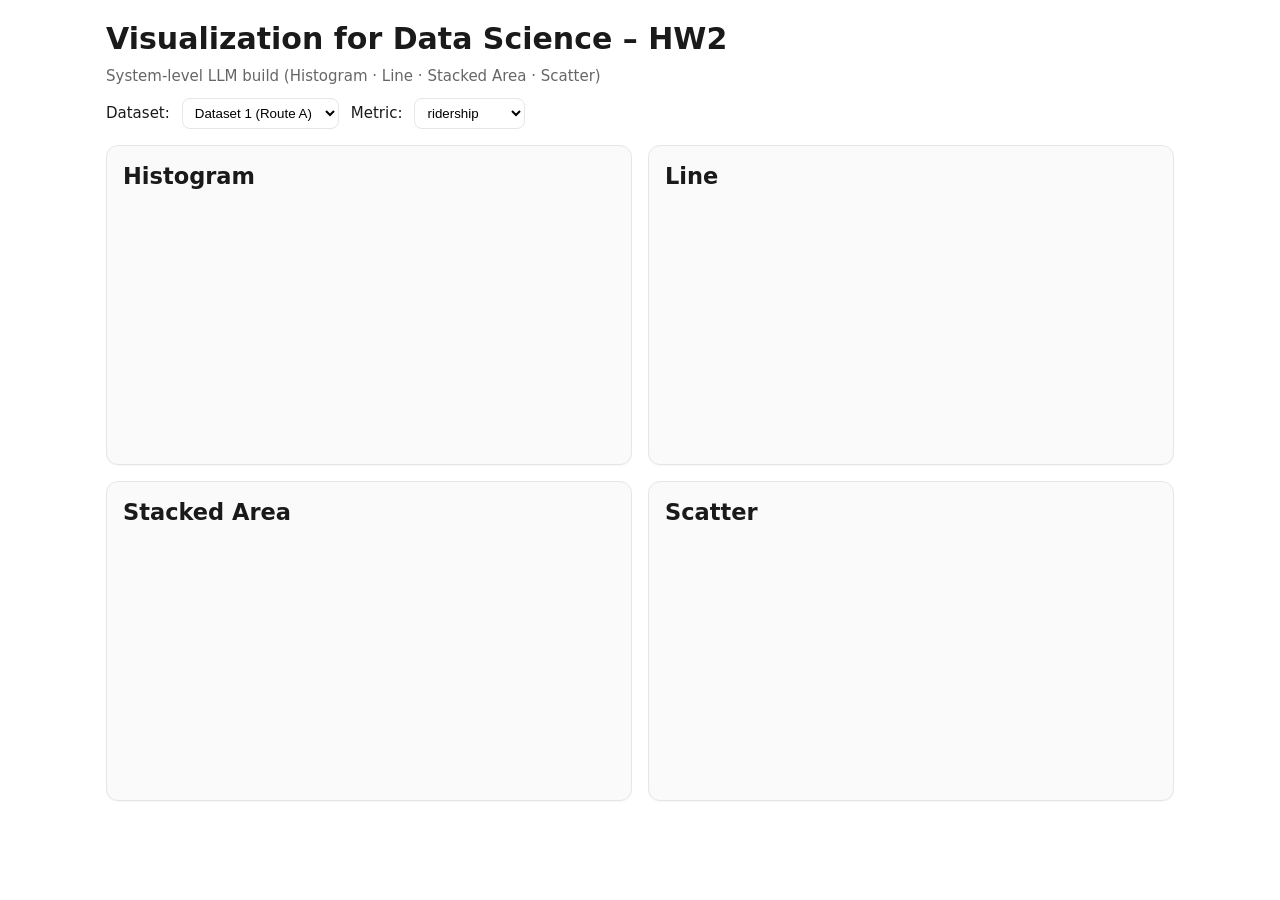
<file: llm_system/index.html>
<!doctype html>
<html lang="en">
<head>
  <meta charset="utf-8">
  <title>HW2 – DS-4630 / CS-5630 / CS-6630 (LLM System Build)</title>
  <meta name="viewport" content="width=device-width, initial-scale=1">
  <link rel="stylesheet" href="style.css">

  <!-- D3 v7 only -->
  <script src="https://d3js.org/d3.v7.min.js" defer></script>
  <script src="script.js" defer></script>
</head>
<body>
  <header class="top">
    <h1>Visualization for Data Science – HW2</h1>
    <p class="subtitle">System-level LLM build (Histogram · Line · Stacked Area · Scatter)</p>
  </header>

  <section class="controls" aria-label="Dataset and metric controls">
    <label for="dataset">Dataset:</label>
    <select id="dataset" name="dataset" aria-label="Choose dataset">
      <option value="route_a.csv" selected>Dataset 1 (Route A)</option>
      <option value="route_b.csv">Dataset 2 (Route B)</option>
      <option value="route_c.csv">Dataset 3 (Route C)</option>
      <option value="route_d.csv">Dataset 4 (Route D)</option>
    </select>

    <label for="metric">Metric:</label>
    <select id="metric" name="metric" aria-label="Choose metric">
      <option value="ridership" selected>ridership</option>
      <option value="on_time_pct">on_time_pct</option>
    </select>
  </section>

  <main class="grid">
    <section class="card">
      <h2>Histogram</h2>
      <div id="histogram"></div>
    </section>

    <section class="card">
      <h2>Line</h2>
      <div id="line"></div>
    </section>

    <section class="card">
      <h2>Stacked Area</h2>
      <div id="stacked"></div>
    </section>

    <section class="card">
      <h2>Scatter</h2>
      <div id="scatter"></div>
    </section>
  </main>
</body>
</html>
</file>
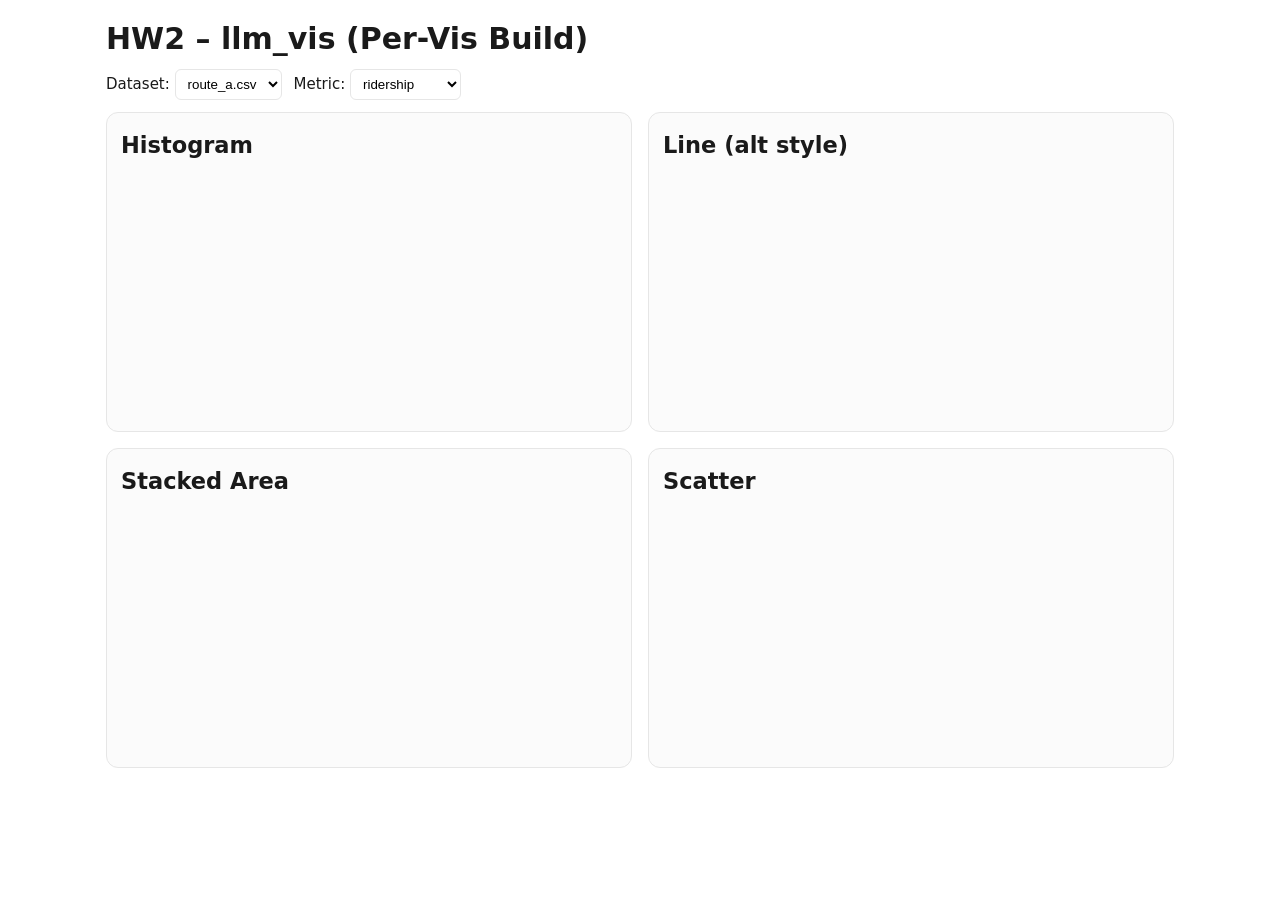
<file: llm_vis/index.html>
<!doctype html>
<html lang="en">
<head>
  <meta charset="utf-8" />
  <title>HW2 – llm_vis (Histogram + Line, alt style)</title>
  <meta name="viewport" content="width=device-width, initial-scale=1" />

  <link rel="stylesheet" href="style.css" />
  <script src="https://d3js.org/d3.v7.min.js" defer></script>
  <script src="script.js?v=alt2" defer></script>
</head>
<body>
  <header class="top">
    <h1>HW2 – llm_vis (Per-Vis Build)</h1>
    <div class="controls">
      <label>Dataset:
        <select id="dataset">
          <option value="route_a.csv" selected>route_a.csv</option>
          <option value="route_b.csv">route_b.csv</option>
          <option value="route_c.csv">route_c.csv</option>
          <option value="route_d.csv">route_d.csv</option>
        </select>
      </label>

      <label>Metric:
        <select id="metric">
          <option value="ridership" selected>ridership</option>
          <option value="on_time_pct">on_time_pct</option>
        </select>
      </label>
    </div>
  </header>

  <main class="grid">
    <section class="chart">
      <h2>Histogram</h2>
      <div id="Histogram-div"></div>
    </section>

    <section class="chart">
      <h2>Line (alt style)</h2>
      <div id="Linechart-div"></div>
    </section>

    <section class="chart">
      <h2>Stacked Area</h2>
      <div id="StackedArea-div"></div>
    </section>

    <section class="chart">
      <h2>Scatter</h2>
      <div id="Scatterplot-div"></div>
    </section>
  </main>
</body>
</html>
</file>
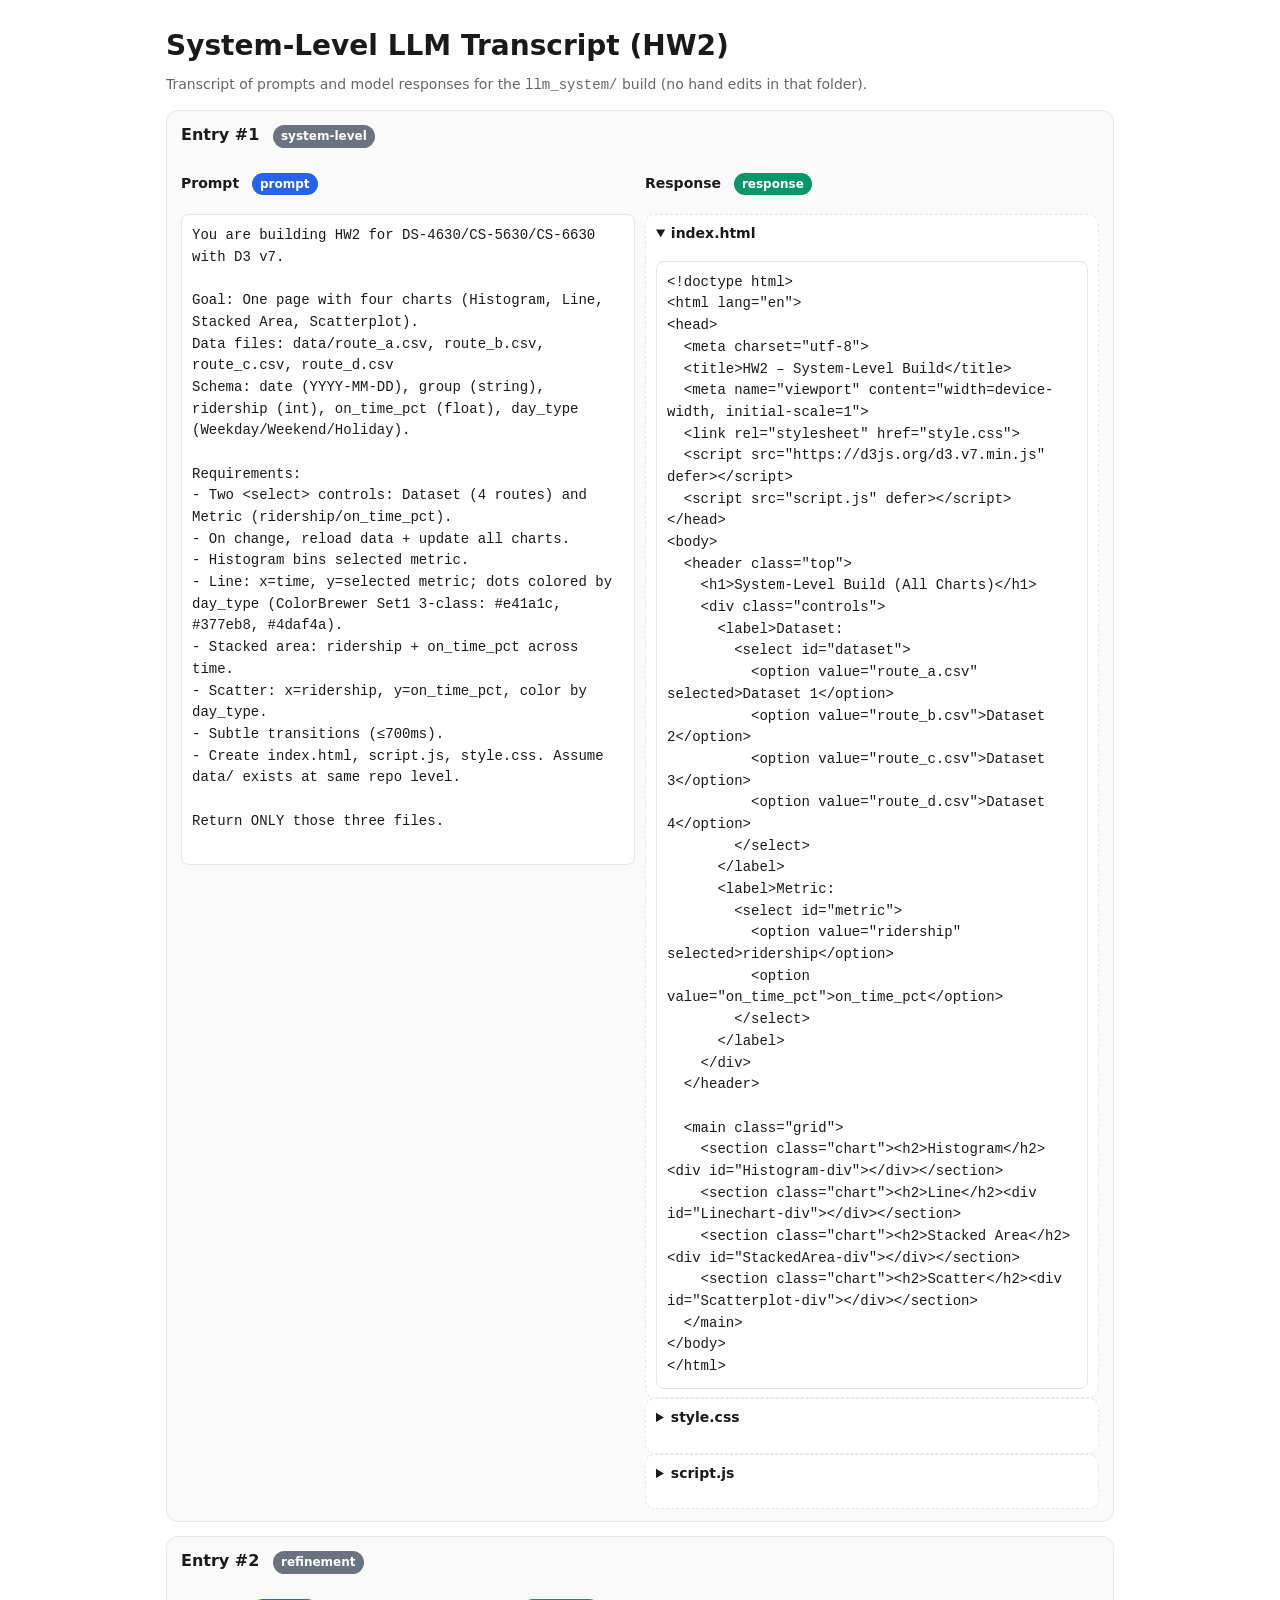
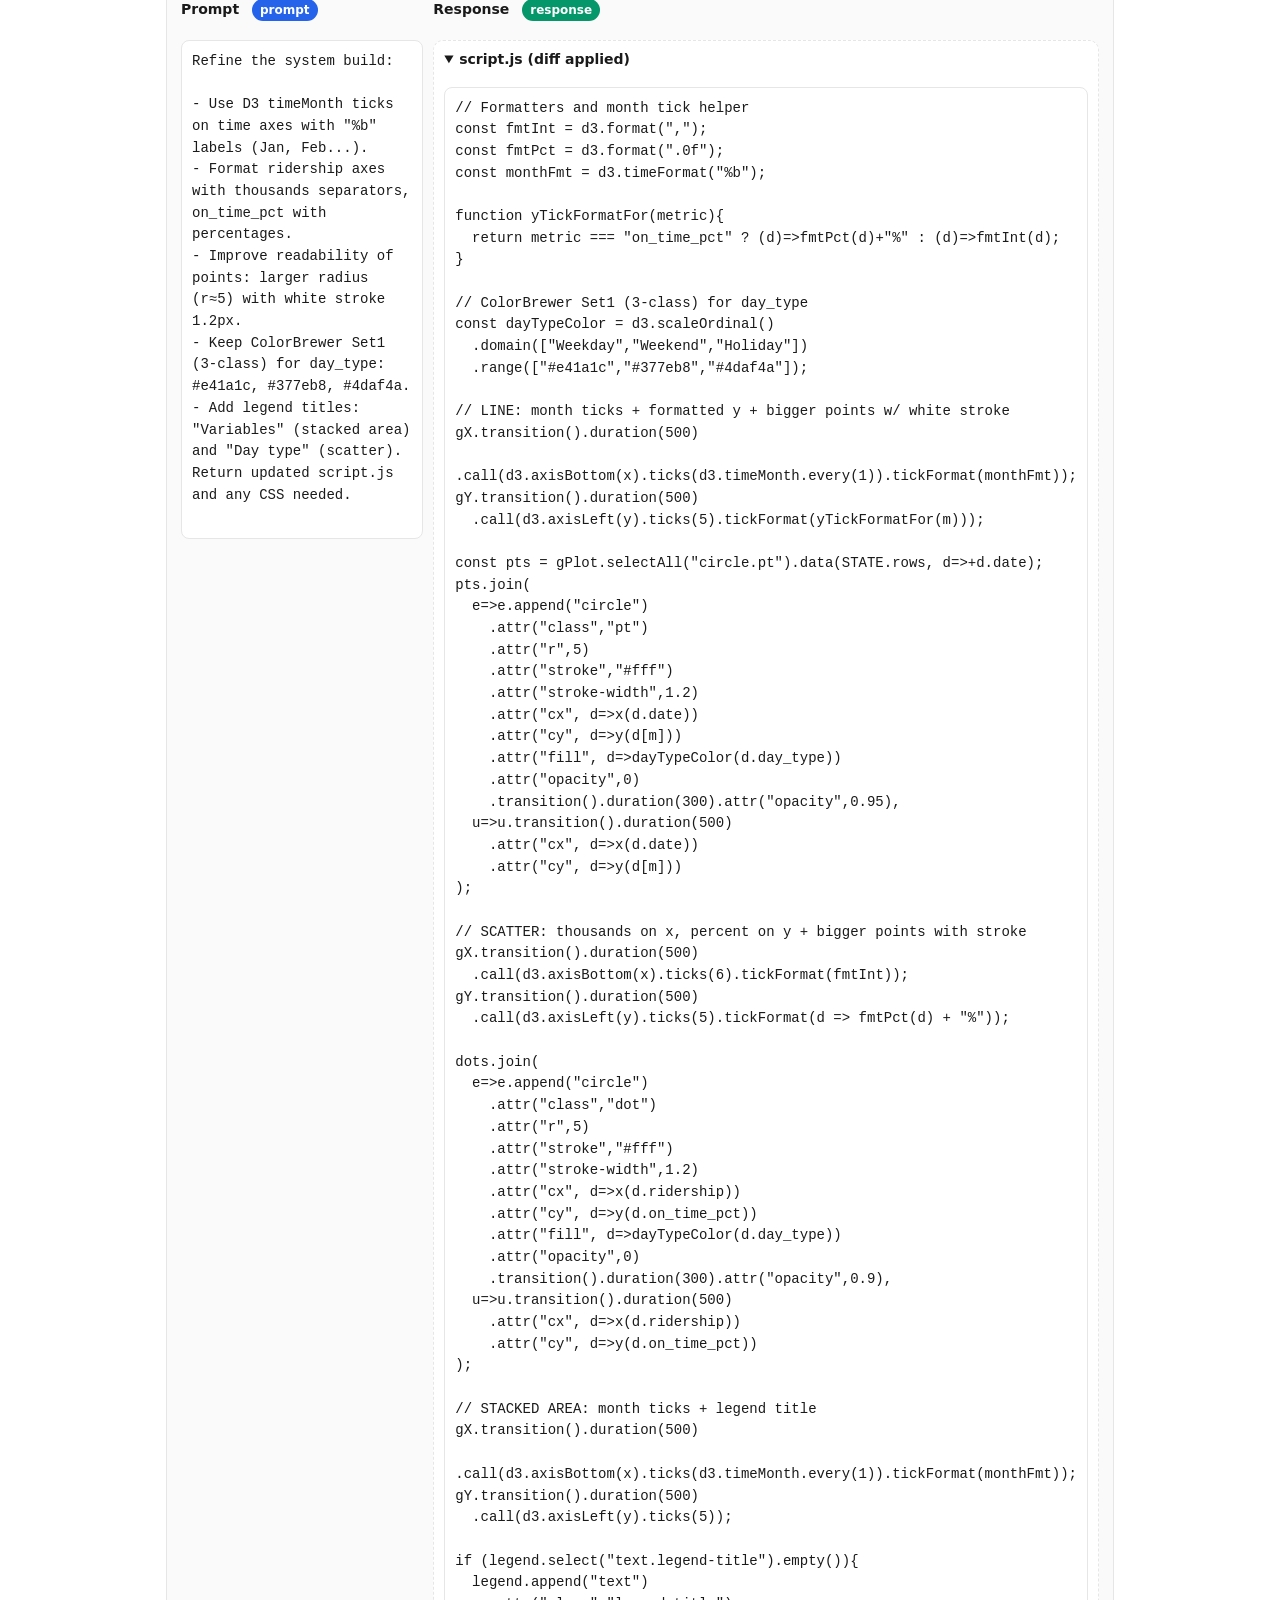
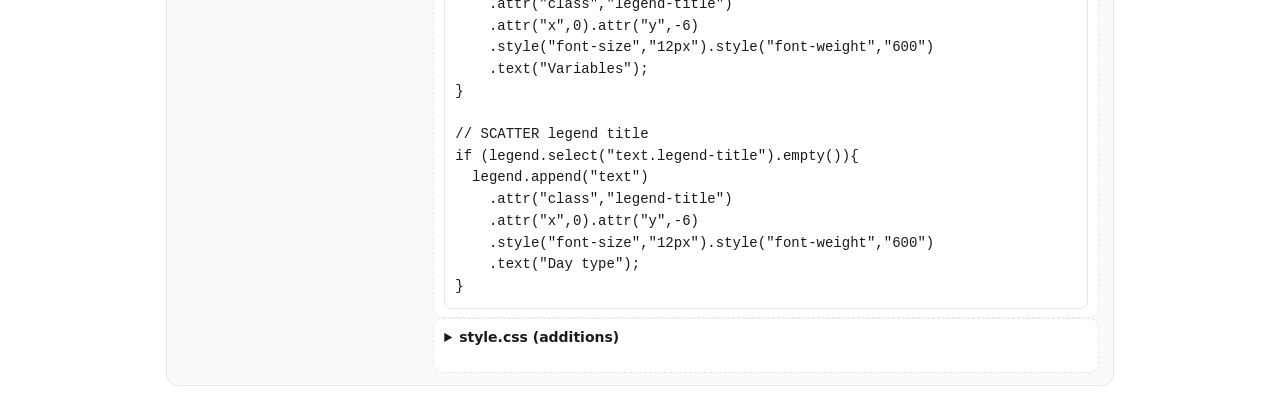
<file: llm_system/llm_transcript.html>
<!doctype html>
<html lang="en">
<head>
  <meta charset="utf-8" />
  <title>LLM System-Level Transcript – HW2</title>
  <meta name="viewport" content="width=device-width, initial-scale=1" />
  <style>
    :root { --fg:#1a1a1a; --muted:#666; --border:#e6e6e6; --bg:#fff; --card:#fafafa; }
    * { box-sizing:border-box; }
    body { margin:24px auto; max-width:980px; padding:0 16px; color:var(--fg); background:var(--bg);
           font: 14px/1.55 system-ui, -apple-system, Segoe UI, Roboto, Helvetica, Arial; }
    h1,h2 { margin:.4rem 0; }
    .meta { color:var(--muted); margin-bottom:12px; }
    .entry { background:var(--card); border:1px solid var(--border); border-radius:12px; padding:12px 14px; margin:14px 0; }
    .entry h3 { margin:0 0 6px 0; font-size:16px; }
    .row { display:grid; grid-template-columns: 1fr; gap:10px; }
    @media (min-width: 800px) { .row { grid-template-columns: 1fr 1fr; } }
    details { border:1px dashed var(--border); border-radius:10px; padding:8px 10px; background:#fff; }
    details summary { cursor:pointer; font-weight:600; margin:-8px -10px 8px; padding:8px 10px; }
    pre { white-space:pre-wrap; word-wrap:break-word; background:#fff; border:1px solid var(--border); border-radius:8px; padding:10px; margin:0; }
    code { font-family: ui-monospace, SFMono-Regular, Menlo, Consolas, "Liberation Mono", monospace; }
    .badge { display:inline-block; font-size:12px; color:#fff; background:#6b7280; border-radius:999px; padding:2px 8px; margin-left:8px; }
    .prompt .badge { background:#2563eb; }
    .response .badge { background:#059669; }
  </style>
</head>
<body>
  <h1>System-Level LLM Transcript (HW2)</h1>
  <div class="meta">
    Transcript of prompts and model responses for the <code>llm_system/</code> build (no hand edits in that folder).
  </div>

  <!-- ===================================================== -->
  <!-- Entry #1: System-level build (all 4 charts together)  -->
  <!-- ===================================================== -->
  <article class="entry">
    <h3>Entry #1 <span class="badge">system-level</span></h3>
    <div class="row">
      <section class="prompt">
        <h4>Prompt <span class="badge">prompt</span></h4>
        <pre>
You are building HW2 for DS-4630/CS-5630/CS-6630 with D3 v7.

Goal: One page with four charts (Histogram, Line, Stacked Area, Scatterplot).
Data files: data/route_a.csv, route_b.csv, route_c.csv, route_d.csv
Schema: date (YYYY-MM-DD), group (string), ridership (int), on_time_pct (float), day_type (Weekday/Weekend/Holiday).

Requirements:
- Two &lt;select&gt; controls: Dataset (4 routes) and Metric (ridership/on_time_pct).
- On change, reload data + update all charts.
- Histogram bins selected metric.
- Line: x=time, y=selected metric; dots colored by day_type (ColorBrewer Set1 3-class: #e41a1c, #377eb8, #4daf4a).
- Stacked area: ridership + on_time_pct across time.
- Scatter: x=ridership, y=on_time_pct, color by day_type.
- Subtle transitions (≤700ms).
- Create index.html, script.js, style.css. Assume data/ exists at same repo level.

Return ONLY those three files.
        </pre>
      </section>
      <section class="response">
        <h4>Response <span class="badge">response</span></h4>
        <details open>
          <summary>index.html</summary>
          <pre>&lt;!doctype html&gt;
&lt;html lang="en"&gt;
&lt;head&gt;
  &lt;meta charset="utf-8"&gt;
  &lt;title&gt;HW2 – System-Level Build&lt;/title&gt;
  &lt;meta name="viewport" content="width=device-width, initial-scale=1"&gt;
  &lt;link rel="stylesheet" href="style.css"&gt;
  &lt;script src="https://d3js.org/d3.v7.min.js" defer&gt;&lt;/script&gt;
  &lt;script src="script.js" defer&gt;&lt;/script&gt;
&lt;/head&gt;
&lt;body&gt;
  &lt;header class="top"&gt;
    &lt;h1&gt;System-Level Build (All Charts)&lt;/h1&gt;
    &lt;div class="controls"&gt;
      &lt;label&gt;Dataset:
        &lt;select id="dataset"&gt;
          &lt;option value="route_a.csv" selected&gt;Dataset 1&lt;/option&gt;
          &lt;option value="route_b.csv"&gt;Dataset 2&lt;/option&gt;
          &lt;option value="route_c.csv"&gt;Dataset 3&lt;/option&gt;
          &lt;option value="route_d.csv"&gt;Dataset 4&lt;/option&gt;
        &lt;/select&gt;
      &lt;/label&gt;
      &lt;label&gt;Metric:
        &lt;select id="metric"&gt;
          &lt;option value="ridership" selected&gt;ridership&lt;/option&gt;
          &lt;option value="on_time_pct"&gt;on_time_pct&lt;/option&gt;
        &lt;/select&gt;
      &lt;/label&gt;
    &lt;/div&gt;
  &lt;/header&gt;

  &lt;main class="grid"&gt;
    &lt;section class="chart"&gt;&lt;h2&gt;Histogram&lt;/h2&gt;&lt;div id="Histogram-div"&gt;&lt;/div&gt;&lt;/section&gt;
    &lt;section class="chart"&gt;&lt;h2&gt;Line&lt;/h2&gt;&lt;div id="Linechart-div"&gt;&lt;/div&gt;&lt;/section&gt;
    &lt;section class="chart"&gt;&lt;h2&gt;Stacked Area&lt;/h2&gt;&lt;div id="StackedArea-div"&gt;&lt;/div&gt;&lt;/section&gt;
    &lt;section class="chart"&gt;&lt;h2&gt;Scatter&lt;/h2&gt;&lt;div id="Scatterplot-div"&gt;&lt;/div&gt;&lt;/section&gt;
  &lt;/main&gt;
&lt;/body&gt;
&lt;/html&gt;
</pre>
        </details>

        <details>
          <summary>style.css</summary>
          <pre>:root { --border:#e6e6e6; --card:#fafafa; --fg:#1a1a1a; }
body { margin:16px auto; max-width:1100px; padding:0 16px; color:var(--fg);
       font: 15px/1.5 system-ui, -apple-system, Segoe UI, Roboto, Helvetica, Arial; }
.grid { display:grid; grid-template-columns: repeat(2, minmax(280px,1fr)); gap:16px; }
.chart { background:var(--card); border:1px solid var(--border); border-radius:12px; padding:12px; min-height:320px; }
svg { width:100%; height:260px; display:block; }
.x-axis line,.y-axis line,.x-axis path,.y-axis path { stroke:#ccc; }
.bar{ fill:#4fafd3; rx:2; } .line{ stroke:#555; fill:none; stroke-width:1.8; }
.layer{ opacity:.95 } .dot,.pt{ mix-blend-mode:multiply }
.legend text{ font-size:12px; fill:#333 } .legend rect{ rx:2 }
.controls{ display:flex; gap:12px; align-items:center; flex-wrap:wrap; }
</pre>
        </details>

        <details>
          <summary>script.js</summary>
          <pre>// System build - compact version (D3 v7)
const parseDate = d3.timeParse("%Y-%m-%d");
let STATE = { rows: [], metric: "ridership" };
const REFS = {};

document.addEventListener("DOMContentLoaded", () =&gt; {
  setup();
  loadData();
});

function setup(){
  d3.select("#dataset").on("change", loadData);
  d3.select("#metric").on("change", () =&gt; { STATE.metric = d3.select("#metric").property("value"); update(); });

  ["Histogram-div","Linechart-div","StackedArea-div","Scatterplot-div"].forEach((id) =&gt; {
    const svg = d3.select("#"+id).append("svg").attr("viewBox","0 0 500 260");
    const M = {l:50,r:16,t:20,b:30}, W = 500 - M.l - M.r, H = 260 - M.t - M.b;
    const gPlot = svg.append("g").attr("class","plot").attr("transform",`translate(${M.l},${M.t})`);
    const gX = svg.append("g").attr("class","x-axis").attr("transform",`translate(${M.l},${M.t+H})`);
    const gY = svg.append("g").attr("class","y-axis").attr("transform",`translate(${M.l},${M.t})`);
    const xL = svg.append("text").attr("class","x-label").attr("text-anchor","middle").attr("x",M.l+W/2).attr("y",254);
    const yL = svg.append("text").attr("class","y-label").attr("text-anchor","middle").attr("transform",`translate(14, ${M.t+H/2}) rotate(-90)`);
    const legend = svg.append("g").attr("class","legend").attr("transform","translate(380,24)");
    REFS[id] = {svg,gPlot,gX,gY,xL,yL,legend,W,H,M};
  });
}

function loadData(){
  const file = d3.select("#dataset").property("value");
  d3.csv("data/"+file).then(raw =&gt; {
    STATE.rows = raw.map(d =&gt; ({
      date: parseDate(d.date),
      group: d.group,
      ridership: +d.ridership,
      on_time_pct: +d.on_time_pct,
      day_type: d.day_type
    })).filter(d =&gt; d.date);
    STATE.rows.sort((a,b)=&gt;a.date-b.date);
    update();
  }).catch(err =&gt; console.error(err));
}

const dayTypeColor = d3.scaleOrdinal().domain(["Weekday","Weekend","Holiday"]).range(["#e41a1c","#377eb8","#4daf4a"]);

function update(){
  if(!STATE.rows.length) return;
  drawHist(); drawLine(); drawStack(); drawScatter();
}

function drawHist(){
  const {gPlot,gX,gY,xL,yL,W,H} = REFS["Histogram-div"];
  const m = STATE.metric, vals = STATE.rows.map(d=&gt;d[m]);
  const x = d3.scaleLinear().domain(d3.extent(vals)).nice().range([0,W]);
  const bins = d3.bin().domain(x.domain()).thresholds(24)(vals);
  const y = d3.scaleLinear().domain([0, d3.max(bins, d=&gt;d.length)||1]).nice().range([H,0]);
  const bars = gPlot.selectAll("rect.bar").data(bins, d=&gt;`${d.x0}-${d.x1}`);
  bars.join(
    e=&gt;e.append("rect").attr("class","bar").attr("x",d=&gt;x(d.x0)+1).attr("width",d=&gt;x(d.x1)-x(d.x0)-1)
      .attr("y",H).attr("height",0).transition().duration(500).attr("y",d=&gt;y(d.length)).attr("height",d=&gt;H-y(d.length)),
    u=&gt;u.transition().duration(500).attr("x",d=&gt;x(d.x0)+1).attr("width",d=&gt;x(d.x1)-x(d.x0)-1).attr("y",d=&gt;y(d.length)).attr("height",d=&gt;H-y(d.length))
  );
  gX.call(d3.axisBottom(x).ticks(6));
  gY.call(d3.axisLeft(y).ticks(5));
  xL.text(m); yL.text("Count");
}

function drawLine(){
  const {gPlot,gX,gY,xL,yL,W,H} = REFS["Linechart-div"];
  const m = STATE.metric;
  const x = d3.scaleTime().domain(d3.extent(STATE.rows,d=&gt;d.date)).range([0,W]);
  const y = d3.scaleLinear().domain(d3.extent(STATE.rows,d=&gt;d[m])).nice().range([H,0]);
  const line = d3.line().x(d=&gt;x(d.date)).y(d=&gt;y(d[m]));
  gPlot.selectAll("path.line").data([STATE.rows]).join(
    e=&gt;e.append("path").attr("class","line").attr("d",line).attr("opacity",0).transition().duration(500).attr("opacity",1),
    u=&gt;u.transition().duration(500).attr("d",line)
  );
  const pts = gPlot.selectAll("circle.pt").data(STATE.rows, d=&gt;+d.date);
  pts.join(
    e=&gt;e.append("circle").attr("class","pt").attr("r",3).attr("cx",d=&gt;x(d.date)).attr("cy",d=&gt;y(d[m]))
      .attr("fill",d=&gt;dayTypeColor(d.day_type)).attr("opacity",0).transition().duration(300).attr("opacity",0.9),
    u=&gt;u.transition().duration(500).attr("cx",d=&gt;x(d.date)).attr("cy",d=&gt;y(d[m]))
  );
  gX.call(d3.axisBottom(x).ticks(6)); gY.call(d3.axisLeft(y).ticks(5));
  xL.text("Date"); yL.text(m);
}

function drawStack(){
  const {gPlot,gX,gY,xL,yL,legend,W,H} = REFS["StackedArea-div"];
  const table = STATE.rows.map(d=&gt;({date:d.date,ridership:d.ridership,on_time_pct:d.on_time_pct}));
  const x = d3.scaleTime().domain(d3.extent(table,d=&gt;d.date)).range([0,W]);
  const keys=["ridership","on_time_pct"], stack = d3.stack().keys(keys)(table);
  const y = d3.scaleLinear().domain([0,d3.max(stack[stack.length-1],d=&gt;d[1])||1]).nice().range([H,0]);
  const area = d3.area().x(d=&gt;x(d.data.date)).y0(d=&gt;y(d[0])).y1(d=&gt;y(d[1]));
  const col = d3.scaleOrdinal().domain(keys).range(["#8cb3ff","#c2eabd"]);
  gPlot.selectAll("path.layer").data(stack, d=&gt;d.key).join(
    e=&gt;e.append("path").attr("class","layer").attr("fill",d=&gt;col(d.key)).attr("d",area).attr("opacity",0)
      .transition().duration(500).attr("opacity",0.95),
    u=&gt;u.transition().duration(500).attr("d",area)
  );
  gX.call(d3.axisBottom(x).ticks(6)); gY.call(d3.axisLeft(y).ticks(5));
  if (legend.selectAll("g.item").empty()){
    const items = legend.selectAll("g.item").data(keys).enter().append("g").attr("class","item").attr("transform",(d,i)=&gt;`translate(0,${i*18})`);
    items.append("rect").attr("width",12).attr("height",12).attr("fill",d=&gt;col(d));
    items.append("text").attr("x",18).attr("y",10).text(d=&gt;d);
  }
  xL.text("Date"); yL.text("Stacked value");
}

function drawScatter(){
  const {gPlot,gX,gY,xL,yL,legend,W,H} = REFS["Scatterplot-div"];
  const x = d3.scaleLinear().domain(d3.extent(STATE.rows,d=&gt;d.ridership)).nice().range([0,W]);
  const y = d3.scaleLinear().domain(d3.extent(STATE.rows,d=&gt;d.on_time_pct)).nice().range([H,0]);
  const dots = gPlot.selectAll("circle.dot").data(STATE.rows, d=&gt;+d.date);
  dots.join(
    e=&gt;e.append("circle").attr("class","dot").attr("r",4).attr("cx",d=&gt;x(d.ridership)).attr("cy",d=&gt;y(d.on_time_pct))
      .attr("fill",d=&gt;dayTypeColor(d.day_type)).attr("opacity",0).transition().duration(300).attr("opacity",0.85),
    u=&gt;u.transition().duration(500).attr("cx",d=&gt;x(d.ridership)).attr("cy",d=&gt;y(d.on_time_pct))
  );
  gX.call(d3.axisBottom(x).ticks(6));
  gY.call(d3.axisLeft(y).ticks(5));
  if (legend.selectAll("g.item").empty()){
    const cats = dayTypeColor.domain();
    const items = legend.selectAll("g.item").data(cats).enter().append("g").attr("class","item").attr("transform",(d,i)=&gt;`translate(0,${i*18})`);
    items.append("rect").attr("width",12).attr("height",12).attr("fill",d=&gt;dayTypeColor(d));
    items.append("text").attr("x",18).attr("y",10).text(d=&gt;d);
  }
  xL.text("ridership"); yL.text("on_time_pct");
}
</pre>
        </details>
      </section>
    </div>
  </article>

  <!-- ===================================================== -->
  <!-- Entry #2: Refinement (axes, ColorBrewer, point styling) -->
  <!-- ===================================================== -->
  <article class="entry">
    <h3>Entry #2 <span class="badge">refinement</span></h3>
    <div class="row">
      <section class="prompt">
        <h4>Prompt <span class="badge">prompt</span></h4>
        <pre>
Refine the system build:

- Use D3 timeMonth ticks on time axes with "%b" labels (Jan, Feb...).
- Format ridership axes with thousands separators, on_time_pct with percentages.
- Improve readability of points: larger radius (r≈5) with white stroke 1.2px.
- Keep ColorBrewer Set1 (3-class) for day_type: #e41a1c, #377eb8, #4daf4a.
- Add legend titles: "Variables" (stacked area) and "Day type" (scatter).
Return updated script.js and any CSS needed.
        </pre>
      </section>
      <section class="response">
        <h4>Response <span class="badge">response</span></h4>
        <details open>
          <summary>script.js (diff applied)</summary>
          <pre>// Formatters and month tick helper
const fmtInt = d3.format(",");
const fmtPct = d3.format(".0f");
const monthFmt = d3.timeFormat("%b");

function yTickFormatFor(metric){
  return metric === "on_time_pct" ? (d)=&gt;fmtPct(d)+"%" : (d)=&gt;fmtInt(d);
}

// ColorBrewer Set1 (3-class) for day_type
const dayTypeColor = d3.scaleOrdinal()
  .domain(["Weekday","Weekend","Holiday"])
  .range(["#e41a1c","#377eb8","#4daf4a"]);

// LINE: month ticks + formatted y + bigger points w/ white stroke
gX.transition().duration(500)
  .call(d3.axisBottom(x).ticks(d3.timeMonth.every(1)).tickFormat(monthFmt));
gY.transition().duration(500)
  .call(d3.axisLeft(y).ticks(5).tickFormat(yTickFormatFor(m)));

const pts = gPlot.selectAll("circle.pt").data(STATE.rows, d=&gt;+d.date);
pts.join(
  e=&gt;e.append("circle")
    .attr("class","pt")
    .attr("r",5)
    .attr("stroke","#fff")
    .attr("stroke-width",1.2)
    .attr("cx", d=&gt;x(d.date))
    .attr("cy", d=&gt;y(d[m]))
    .attr("fill", d=&gt;dayTypeColor(d.day_type))
    .attr("opacity",0)
    .transition().duration(300).attr("opacity",0.95),
  u=&gt;u.transition().duration(500)
    .attr("cx", d=&gt;x(d.date))
    .attr("cy", d=&gt;y(d[m]))
);

// SCATTER: thousands on x, percent on y + bigger points with stroke
gX.transition().duration(500)
  .call(d3.axisBottom(x).ticks(6).tickFormat(fmtInt));
gY.transition().duration(500)
  .call(d3.axisLeft(y).ticks(5).tickFormat(d =&gt; fmtPct(d) + "%"));

dots.join(
  e=&gt;e.append("circle")
    .attr("class","dot")
    .attr("r",5)
    .attr("stroke","#fff")
    .attr("stroke-width",1.2)
    .attr("cx", d=&gt;x(d.ridership))
    .attr("cy", d=&gt;y(d.on_time_pct))
    .attr("fill", d=&gt;dayTypeColor(d.day_type))
    .attr("opacity",0)
    .transition().duration(300).attr("opacity",0.9),
  u=&gt;u.transition().duration(500)
    .attr("cx", d=&gt;x(d.ridership))
    .attr("cy", d=&gt;y(d.on_time_pct))
);

// STACKED AREA: month ticks + legend title
gX.transition().duration(500)
  .call(d3.axisBottom(x).ticks(d3.timeMonth.every(1)).tickFormat(monthFmt));
gY.transition().duration(500)
  .call(d3.axisLeft(y).ticks(5));

if (legend.select("text.legend-title").empty()){
  legend.append("text")
    .attr("class","legend-title")
    .attr("x",0).attr("y",-6)
    .style("font-size","12px").style("font-weight","600")
    .text("Variables");
}

// SCATTER legend title
if (legend.select("text.legend-title").empty()){
  legend.append("text")
    .attr("class","legend-title")
    .attr("x",0).attr("y",-6)
    .style("font-size","12px").style("font-weight","600")
    .text("Day type");
}
</pre>
        </details>

        <details>
          <summary>style.css (additions)</summary>
          <pre>.pt, .dot { mix-blend-mode:multiply; }
.pt:hover, .dot:hover { opacity:.98 }
</pre>
        </details>
      </section>
    </div>
  </article>

</body>
</html>
</file>
<file: llm_system/style.css>
:root{
  --fg:#1a1a1a;
  --bg:#fff;
  --muted:#666;
  --card:#fafafa;
  --border:#e6e6e6;
}

*{box-sizing:border-box}
body{
  margin:16px auto 48px;
  max-width:1100px;
  padding:0 16px;
  color:var(--fg);
  background:var(--bg);
  font:15px/1.5 system-ui,-apple-system,Segoe UI,Roboto,Helvetica,Arial;
}

.top h1{margin:.25rem 0}
.subtitle{color:var(--muted); margin:0 0 8px}

.controls{
  display:flex; gap:12px; align-items:center; flex-wrap:wrap;
  margin:10px 0 16px;
}
.controls select{
  padding:6px 8px; border:1px solid var(--border); border-radius:8px; background:#fff;
}

.grid{
  display:grid; gap:16px;
  grid-template-columns:repeat(2, minmax(280px, 1fr));
}

.card{
  background:var(--card); border:1px solid var(--border);
  border-radius:12px; padding:12px; min-height:320px;
  box-shadow:0 1px 0 rgba(0,0,0,.03);
}
.card h2{margin:2px 4px 8px}

svg{display:block; width:100%; height:clamp(240px, 32vh, 360px)}
.x-axis text,.y-axis text{fill:#444; font-size:11px}
.x-axis line,.y-axis line,.x-axis path,.y-axis path{stroke:#ccc}
.x-label,.y-label{fill:#333; font-size:12px}

.bar{rx:2; fill:#9ecae1; transition: x .3s, y .3s, width .3s, height .3s}
.bar:hover{opacity:.85}

.line{stroke:#555; stroke-width:2; fill:none; stroke-linecap:round; stroke-linejoin:round}
.pt{mix-blend-mode:multiply}
.pt:hover{r:4.6}

.layer{opacity:.95; transition: d .6s, opacity .6s}

.dot{mix-blend-mode:multiply; transition: cx .3s, cy .3s, opacity .25s}
.dot:hover{opacity:.95; r:6}

.legend text{fill:#333; font-size:12px}
.legend rect{rx:2}
.legend-title{font-size:12px; font-weight:600}
</file>
<file: llm_vis/style.css>
:root {
  --fg:#1a1a1a; --bg:#fff; --card:#fbfbfb; --border:#e6e6e6;
  --c1:#1b9e77; --c2:#d95f02; --c3:#7570b3; /* ColorBrewer Dark2 */
}

* { box-sizing: border-box; }

body {
  margin: 16px auto 40px;
  max-width: 1100px;
  padding: 0 16px;
  color: var(--fg);
  background: var(--bg);
  font: 15px/1.5 system-ui, -apple-system, Segoe UI, Roboto, Helvetica, Arial;
}

h1, h2 { margin: .5rem 0; }

.controls { display: flex; gap: 12px; align-items: center; flex-wrap: wrap; }
.controls select { padding: 6px 8px; border: 1px solid var(--border); border-radius: 6px; background: #fff; }

.grid {
  display: grid;
  grid-template-columns: repeat(2, minmax(280px, 1fr));
  gap: 16px;
  margin-top: 12px;
}

.chart {
  background: var(--card);
  border: 1px solid var(--border);
  border-radius: 12px;
  padding: 12px;
  min-height: 320px;
}

.chart h2 { margin: 4px 2px 8px; }

svg { width: 100%; height: 260px; display: block; }

/* axes + gridlines */
.x-axis text, .y-axis text { fill:#444; font-size: 11px; }
.x-axis path, .y-axis path { stroke:#bbb; }
.gridline line { stroke:#eee; }

/* histogram bars */
.bar { fill: #69b3a2; rx: 2; transition: y .35s, height .35s, x .35s, width .35s; }
.bar:hover { opacity: .85; }

/* line + points (alt style) */
.path-line { stroke: #333; stroke-width: 2; fill: none; stroke-linecap: round; }
.pt-shape { fill-opacity: .95; stroke: #fff; stroke-width: 1.2; }
.pt-shape:hover { opacity: .98; }

/* legends */
.legend text { font-size: 12px; fill:#333; }
.legend rect { rx: 2; }
</file>
